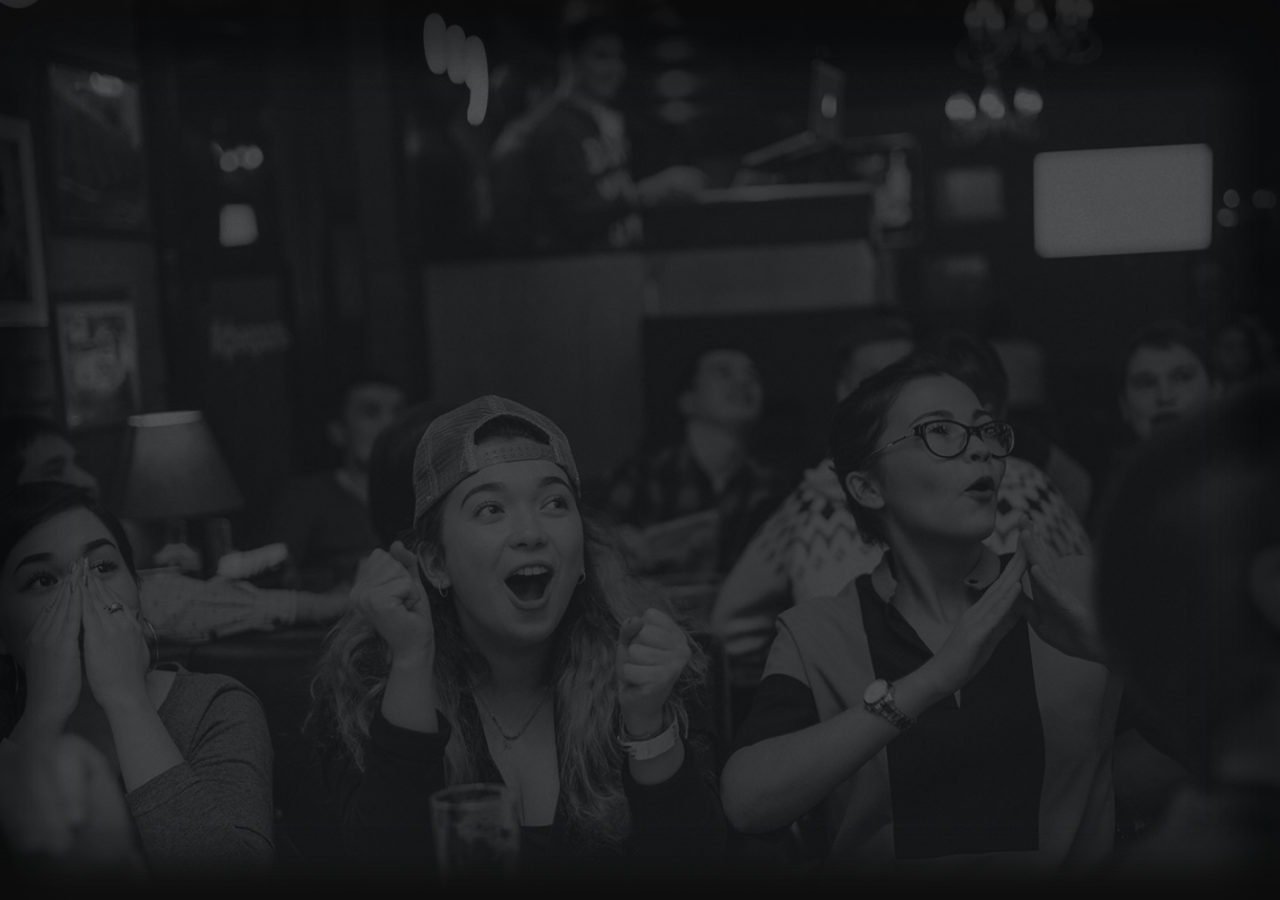
<file: index.html>
<!DOCTYPE html>
<html lang="ru">
<head>
  <meta charset="UTF-8">
  <meta http-equiv="X-UA-Compatible" content="IE=edge">
  <meta name="viewport" content="width=device-width, initial-scale=1.0">
  <link href="https://fonts.googleapis.com/css2?family=Open+Sans:ital,wght@0,400;0,600;0,700;1,400&display=swap" rel="stylesheet">
  <link rel="stylesheet" href="./css/layout/normalize.css">
  <link rel="stylesheet" href="./css/main.css">
  <title>Quiz-box | Welcome</title>
</head>
<body>
  <div class="welcome">
    <div class="welcome__container">
      <div class="central">
        <img src="./img/Quiz-box1.png" alt="Quiz-box logo" class="central__logo">
        <a href="./main.html" class="btn btn__login btn--color--active">Войти</a>
      </div>
    </div>
  </div>
</body>
</html>
</file>
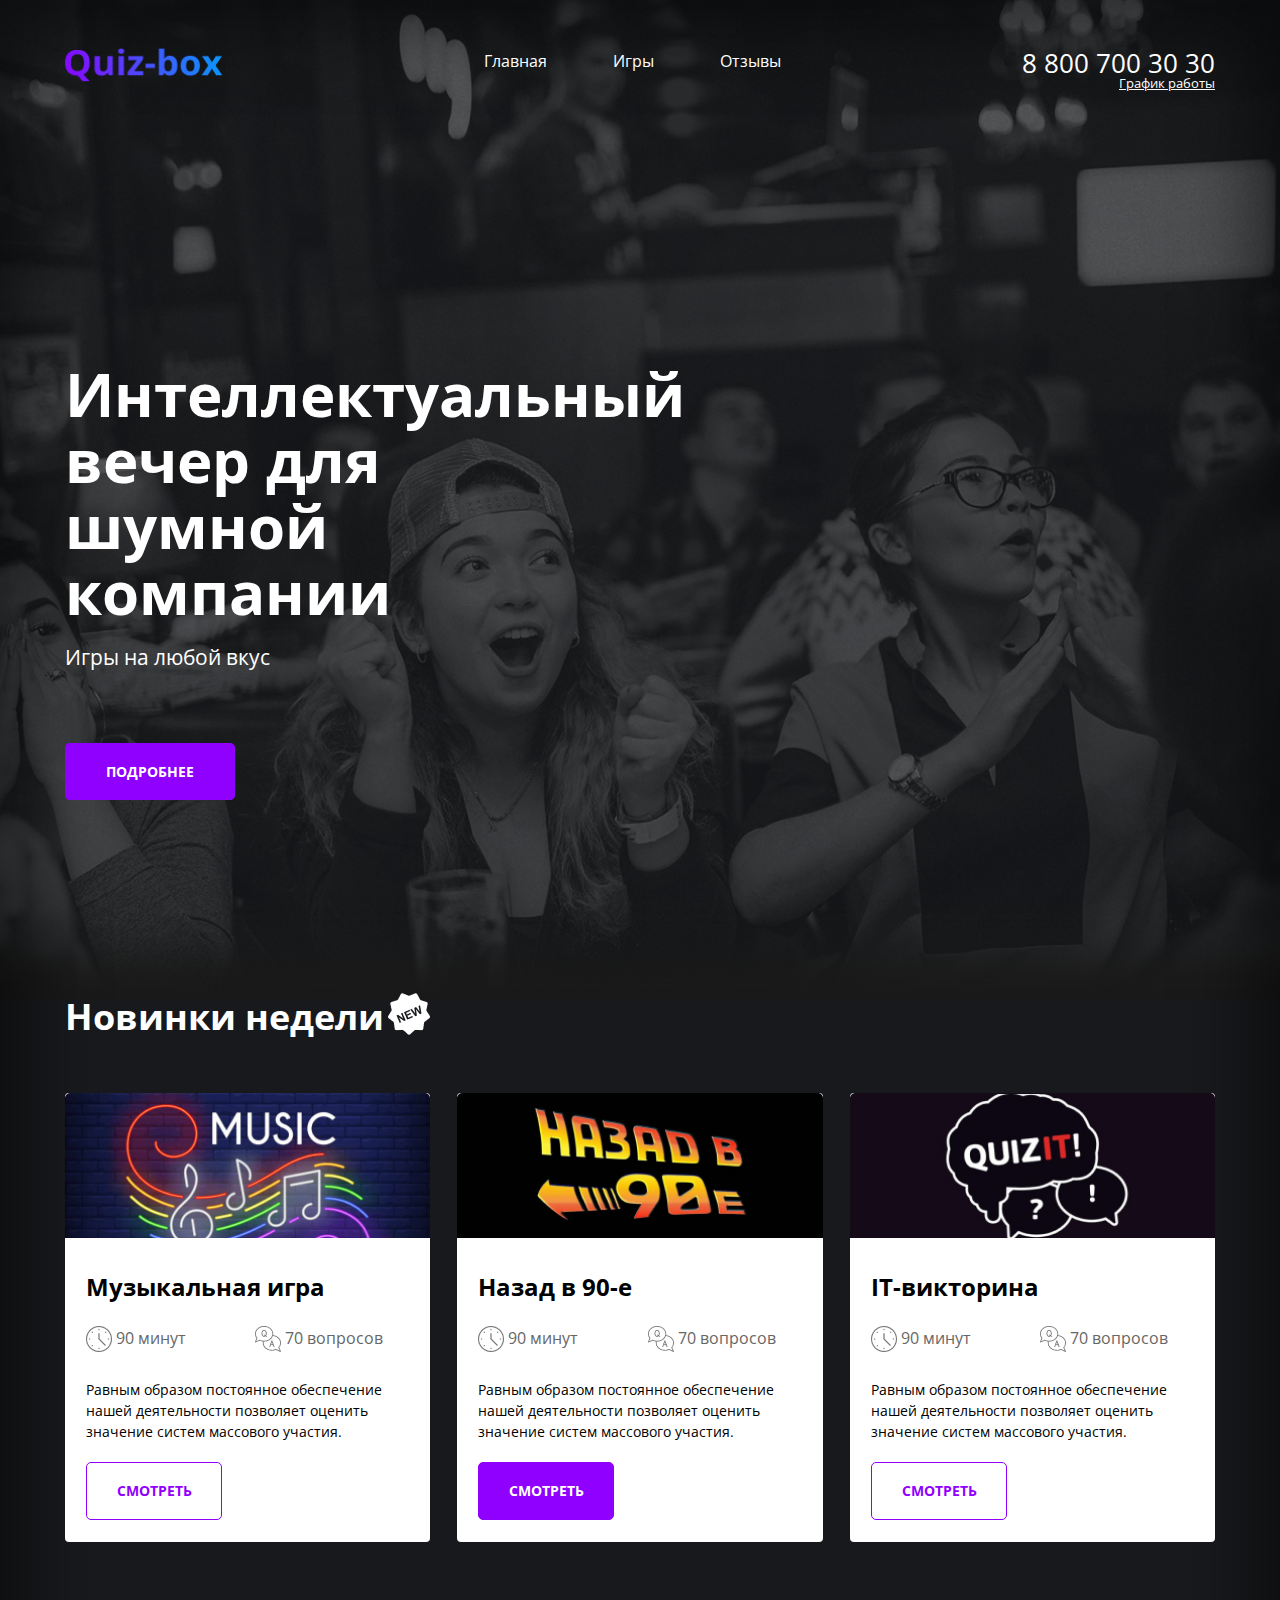
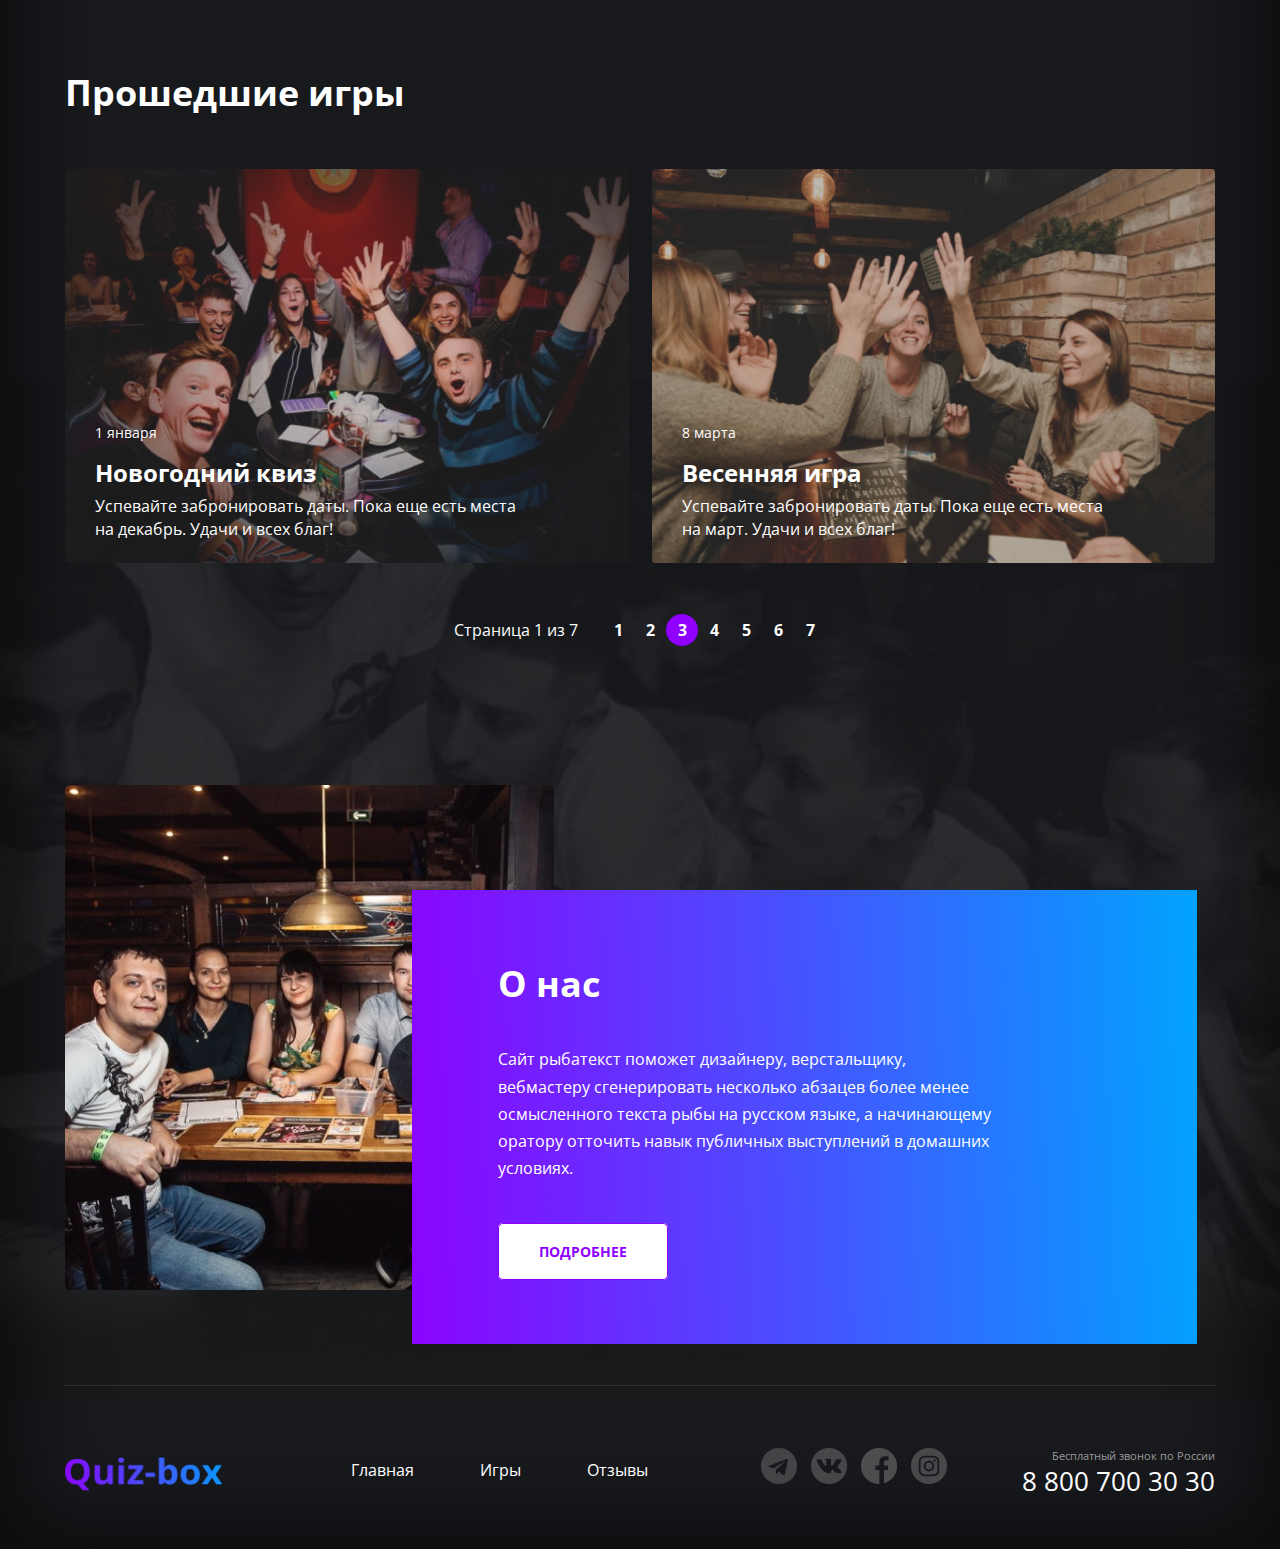
<file: main.html>
<!DOCTYPE html>
<html lang="ru">
<head>
  <meta charset="UTF-8">
  <meta http-equiv="X-UA-Compatible" content="IE=edge">
  <meta name="viewport" content="width=1200, initial-scale=1.0">
  <link href="https://fonts.googleapis.com/css2?family=Open+Sans:ital,wght@0,400;0,600;0,700;1,400&display=swap" rel="stylesheet">
  <link rel="stylesheet" href="./css/layout/normalize.css">
  <link rel="stylesheet" href="./css/main.css">
  <title>Quiz-box | Main pages</title>
</head>
<body>
  <div class="wrapper main-page-wrapper">
   <div class="wrapper__content">
      <!------------- Приветственная секция ---------------------------------------->
      <section class="hero">
        <div class="container hero__container">
          <header class="header">
            <div class="header__col">
              <a href="./index.html" class="logo">
                <img src="./img/logo.png" alt="logo" class="logo__img">
              </a>
              <nav class="menu">
                <ul class="menu__list">
                  <li class="menu__item">
                    <a href="./main.html" class="menu__link">Главная</a>
                  </li>
                  <li class="menu__item">
                    <a href="./services.html" class="menu__link">Игры</a>
                  </li>
                  <li class="menu__item">
                    <a href="./reviews.html" class="menu__link">Отзывы</a>
                  </li>
                </ul>
              </nav>
            </div>
            <div class="header__col header__col--align--right">
              <address class="contacts">
                <a href="tel:+78007003030" class="contacts__phone">8 800 700 30 30</a>
                <div class="dropdown">
                  <div class="contacts__dropdown-title">График работы</div>
                  <ul class="dropdown__list">
                    <li class="dropdown__item dropdown__item--700">пн-вс: 09:00 - 20:00</li>
                    <li class="dropdown__item dropdown__item--600">Обед: 14:00-14:30</li>
                  </ul>
                </div>
              </address>
            </div>
          </header>
          <!-- __________________Блок с контентом_________________________ -->
          <div class="hero__content">
            <div class="hero__text-section">
              <h1 class="hero__title">Интеллектуальный вечер для шумной компании</h1>
              <h4 class="hero__subtitle">Игры на любой вкус</h4>
              <a href="#" class="btn btn--color--active">Подробнее</a>
            </div>
          </div>
        </div>
      </section>
      <!-- --------------Секция предложений------------------------------------- -->
      <section class="section">
        <div class="container">
          <div class="section__title-wrap">
            <h2 class="section__title">Новинки недели</h2>
            <img src="./img/new.png" alt="new" class="section__title-img">
          </div>
          <ul class="offers">
            <!--  -->
            <li class="offers__item offer">
              <div class="offers__header">
                <img src="./img/music.png" alt="music" class="offers__header-img">
              </div>
              <div class="offers__content">
                <h3 class="offers__title">Музыкальная игра</h3>
                <div class="offers__questions">
                  <div class="offers__questions-cell">
                    <img src="./img/time.png" alt="time" class="offers__questions-img">
                    <div class="offers__question">90 минут</div>
                  </div>
                  <div class="offers__questions-cell">
                    <img src="./img/quiz.png" alt="quiz" class="offers__questions-iimg">
                    <div class="offers__question">70 вопросов</div>
                  </div>
                </div>
                <div class="offers__questions-desc">Равным образом постоянное обеспечение нашей деятельности позволяет оценить значение систем массового участия.
                </div>
               <div class="offers__btn-wrapper">
                <a href="#" class="btn__one">Смотреть</a>
               </div>
              </div>
            </li>
            <!--  -->
            <li class="offers__item offer">
              <div class="offers__header">
                <img src="./img/90e.png" alt="90e" class="offers__header-img">
              </div>
              <div class="offers__content">
                <h3 class="offers__title">Назад в 90-е</h3>
                <div class="offers__questions">
                  <div class="offers__questions-cell">
                    <img src="./img/time.png" alt="time" class="offers__questions-img">
                    <div class="offers__question">90 минут</div>
                  </div>
                  <div class="offers__questions-cell">
                    <img src="./img/quiz.png" alt="quiz" class="offers__questions-iimg">
                    <div class="offers__question">70 вопросов</div>
                  </div>
                </div>
                <div class="offers__questions-desc">Равным образом постоянное обеспечение нашей деятельности позволяет оценить значение систем массового участия.
                </div>
                <div class="offers__btn-wrapper">
                  <a href="#" class="btn__one btn__one--color--active">Смотреть</a>
                </div>
                </div>
            </li>
            <!--  -->
            <li class="offers__item offer">
              <div class="offers__header">
                <img src="./img/it.png" alt="it" class="offers__header-img">
              </div>
              <div class="offers__content">
                <h3 class="offers__title">IT-викторина</h3>
                <div class="offers__questions">
                  <div class="offers__questions-cell">
                    <img src="./img/time.png" alt="time" class="offers__questions-img">
                    <div class="offers__question">90 минут</div>
                  </div>
                  <div class="offers__questions-cell">
                    <img src="./img/quiz.png" alt="quiz" class="offers__questions-iimg">
                    <div class="offers__question">70 вопросов</div>
                  </div>
                </div>
                <div class="offers__questions-desc">Равным образом постоянное обеспечение нашей деятельности позволяет оценить значение систем массового участия.
                </div>
                <div class="offers__btn-wrapper">
                  <a href="#" class="btn__one">Смотреть</a>
                </div>
              </div>
            </li>
            <!--  -->
          </ul>
  
        </div>
      </section>
      <!-- --------------Секция новостей------------------------------ -->
      <div class="section section__news">
        <div class="container">
          <h2 class="section__title">Прошедшие игры</h2>
          <ul class="news">
            <li class="news__item single-news">
              <img src="./img/Новогодний квиз.png" alt="Новогодний квиз" class="single-news__cover">
                <div class="single-news__text-content">
                  <time class="single-news__date">1 января</time>
                  <div class="single-news__title">Новогодний квиз</div>
                  <div class="single-news__desc">
                    Успевайте забронировать даты. Пока еще есть места на декабрь. Удачи и всех благ!
                  </div>
              </div>
            </li>
            <li class="news__item single-news">
              <img src="./img/Весенняя игра.png" alt="Весенняя игра" class="single-news__cover">
              <div class="single-news__text-content">
                <time class="single-news__date">8 марта</time>
                <div class="single-news__title">Весенняя игра</div>
                <div class="single-news__desc">
                  Успевайте забронировать даты. Пока еще есть места на март. Удачи и всех благ!
                </div>
              </div>
            </li>
          </ul>
        </div>
        <!-- ____________--Переключатель страниц____________________ -->
        <div class="pager">
          <div class="pager__display">Страница 1 из 7</div>
          <ul class="pager__list">
            <li class="pager__item"><a href="#" class="pager__link">1</a></li>
            <li class="pager__item"><a href="#" class="pager__link">2</a></li>
            <li class="pager__item pager__item--active"><a href="#" class="pager__link">3</a></li>
            <li class="pager__item"><a href="#" class="pager__link">4</a></li>
            <li class="pager__item"><a href="#" class="pager__link">5</a></li>
            <li class="pager__item"><a href="#" class="pager__link">6</a></li>
            <li class="pager__item"><a href="#" class="pager__link">7</a></li>
          </ul>
        </div>
      </div>
      <!-- --------О нас----------------------------------- -->
      <section class="section section__about">
        <div class="container">
          <div class="about">
            <div class="about__desc">
              <h2 class="about__title">О нас</h2>
              <div class="about__desc-text">
                <p>
                  Сайт рыбатекст поможет дизайнеру, верстальщику, вебмастеру сгенерировать несколько абзацев более менее осмысленного текста рыбы на русском языке, а начинающему оратору отточить навык публичных выступлений в домашних условиях. 
                </p>
              </div>
              <a href="#" class="btn btn__about">Подробнее</a>
            </div>
          </div>
        </div>
      </section>
   </div>
    <!-- -----Футер------------------- -->
    <footer class="footer-container">
      <div class="container footer-container__content">
        <div class="footer footer-container__section">
          <div class="footer__col">
            <a href="./index.html" class="logo logo--footer">
              <img src="./img/logo.png" alt="logo" class="logo__img">
            </a>
            <nav class="menu menu__footer">
              <ul class="menu__list">
                <li class="menu__item">
                  <a href="./main.html" class="menu__link">Главная</a>
                </li>
                <li class="menu__item">
                  <a href="./services.html" class="menu__link">Игры</a>
                </li>
                <li class="menu__item">
                  <a href="./reviews.html" class="menu__link">Отзывы</a>
                </li>
              </ul>
            </nav>
          </div>
          <div class="footer__col footer__col--align--rite">
            <ul class="socials">
              <li class="socials__item social__item--icon--telegram">
                <a href="#" class="social__link"></a>
              </li>
              <li class="socials__item social__item--icon--vk">
                <a href="#" class="social__link"></a>
              </li>
              <li class="socials__item social__item--icon--fb">
                <a href="#" class="social__link"></a>
              </li>
              <li class="socials__item social__item--icon--insta">
                <a href="#" class="social__link"></a>
              </li>
            </ul>
            <address class="contacts contacts--footer">
              <div class="contacts__desc">Бесплатный звонок по России</div>
              <a href="tel:+78007003030" class="contacts__phone">8 800 700 30 30</a>
            </address>
          </div>
         </div>
      </div>
    </footer>

  </div>
</body>
</html>
</file>
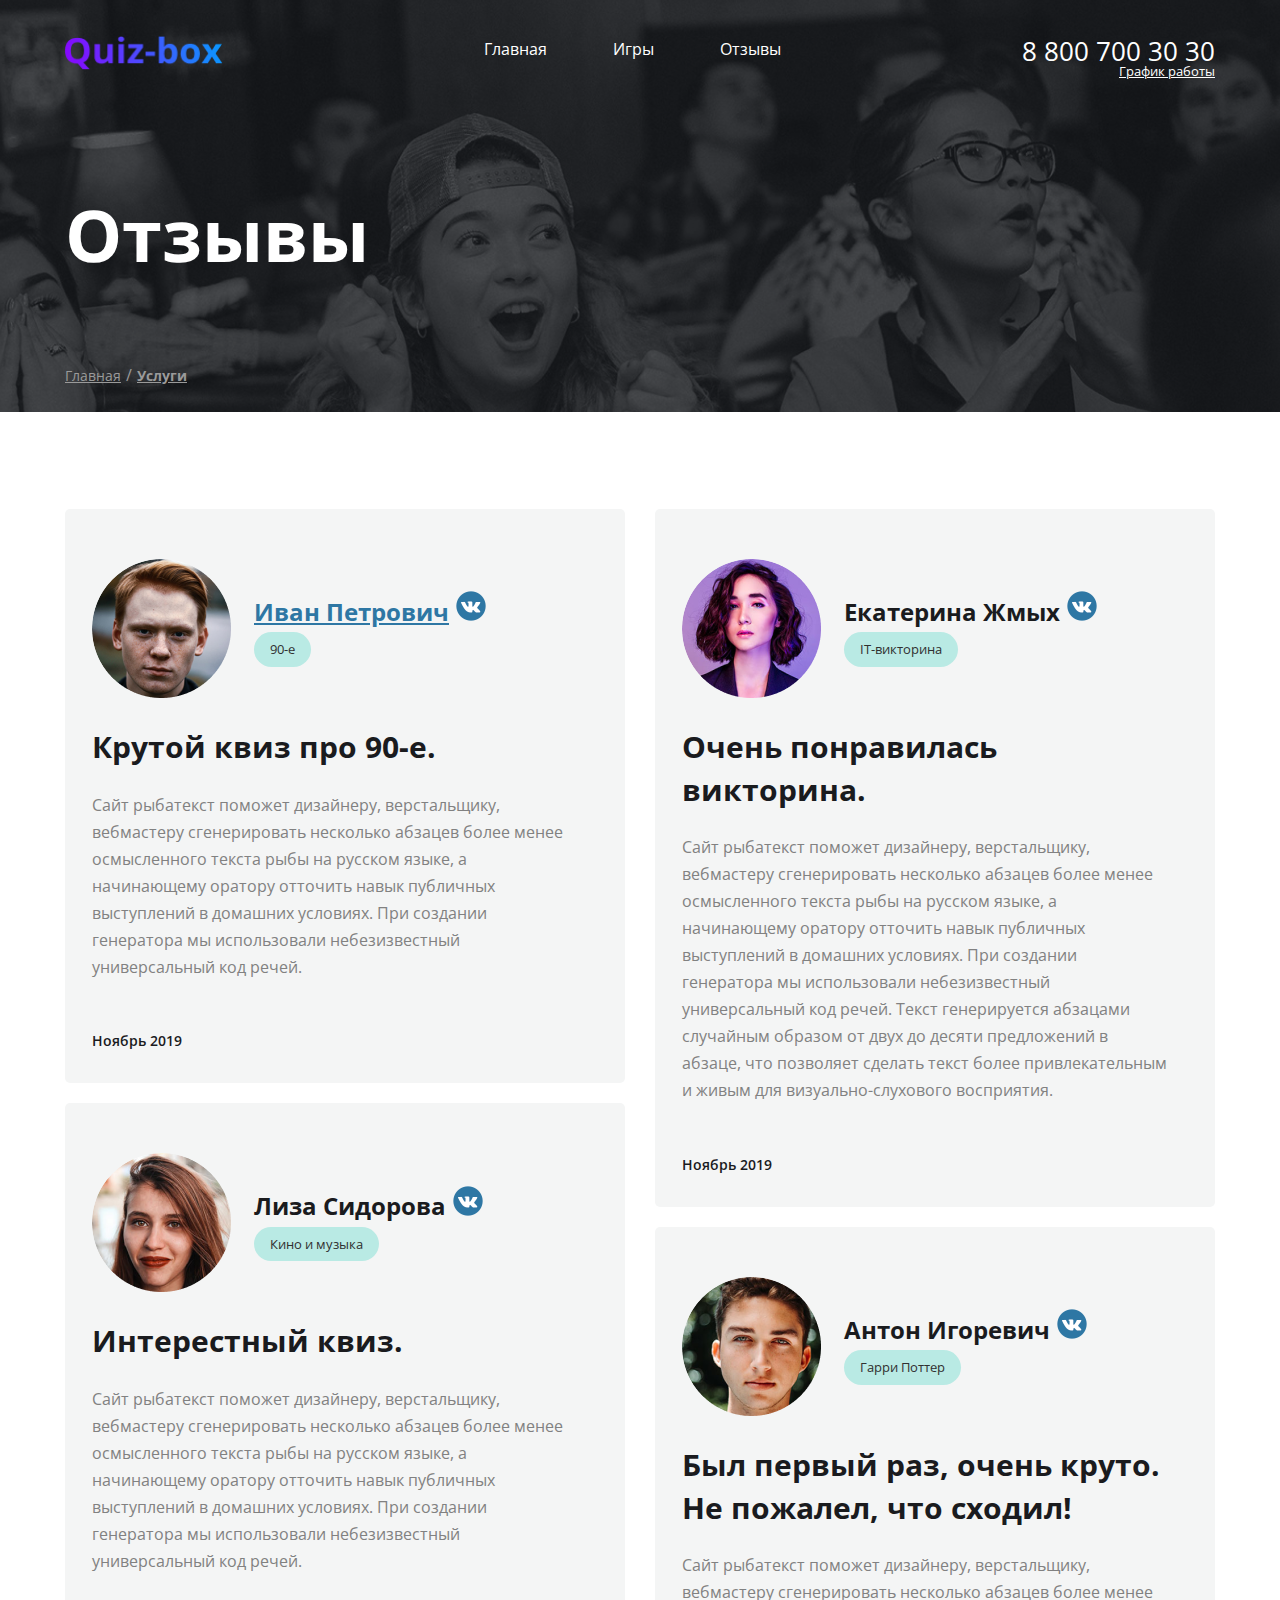
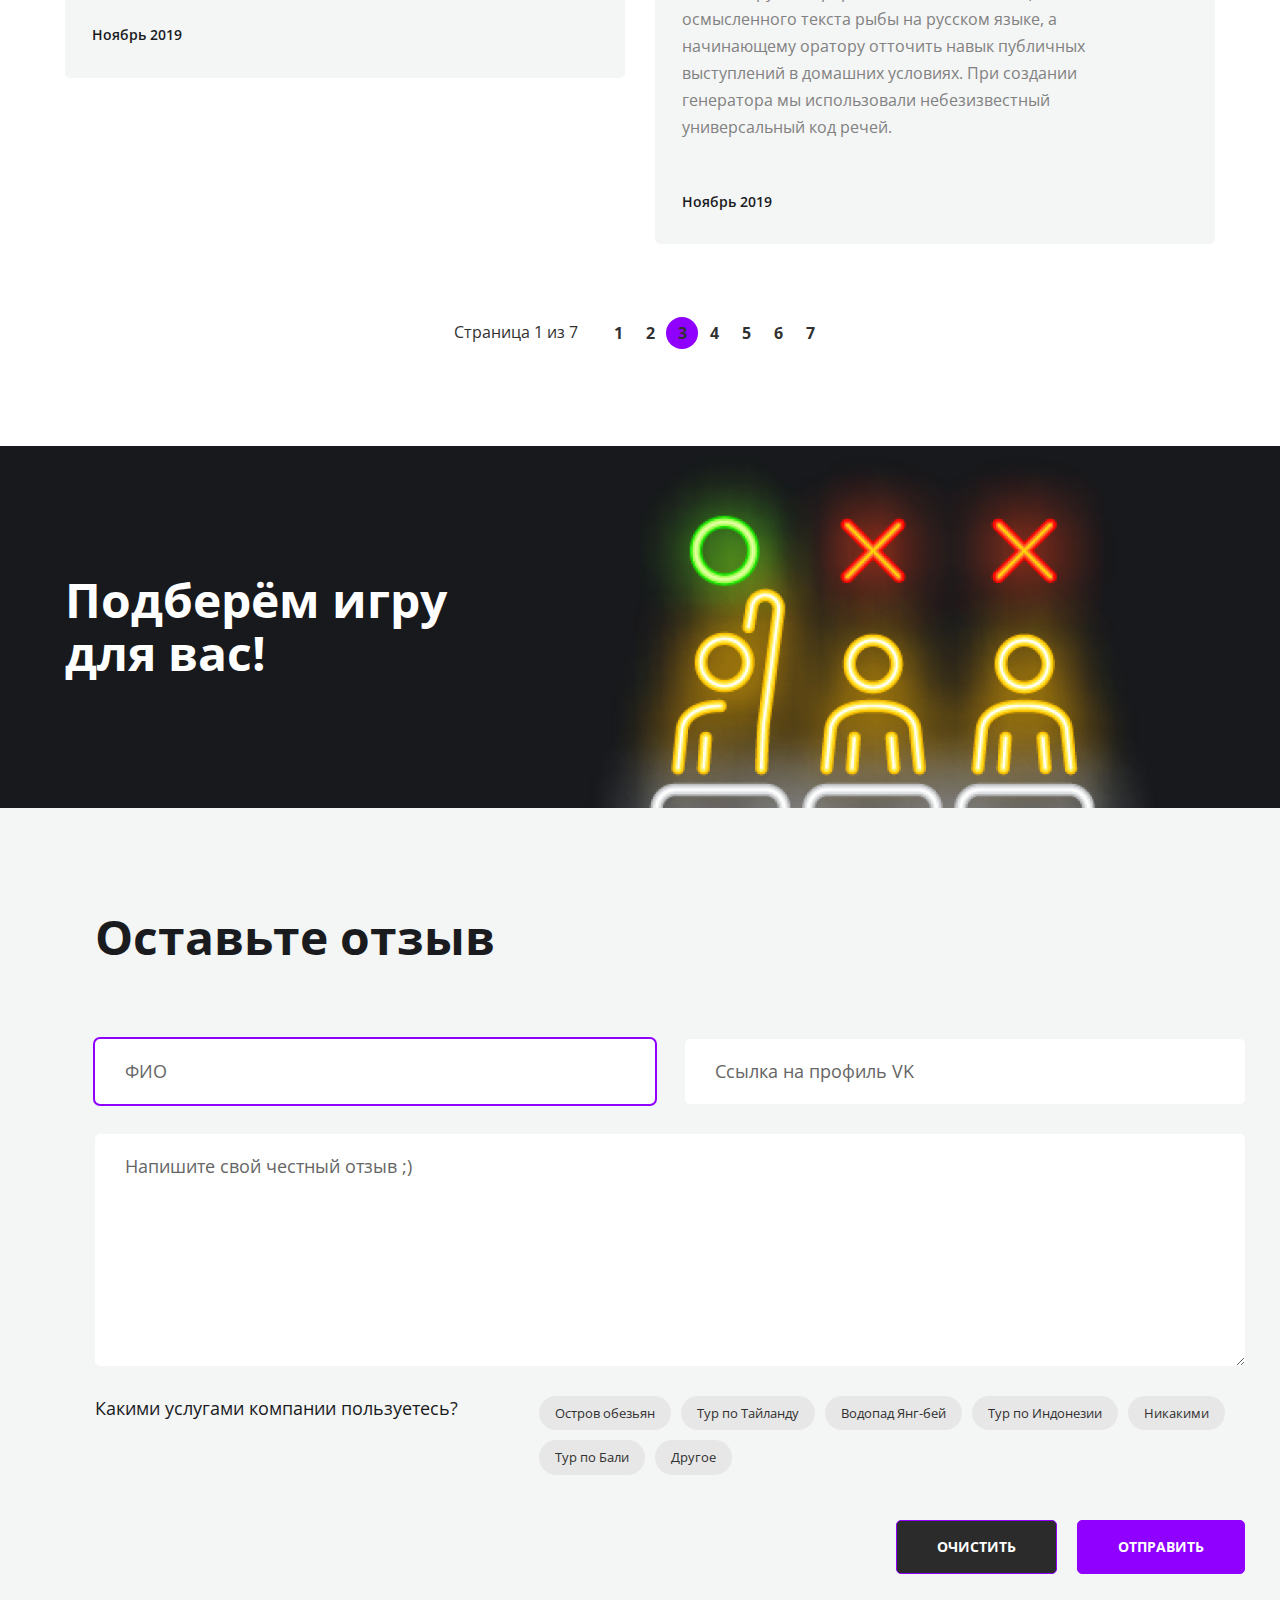
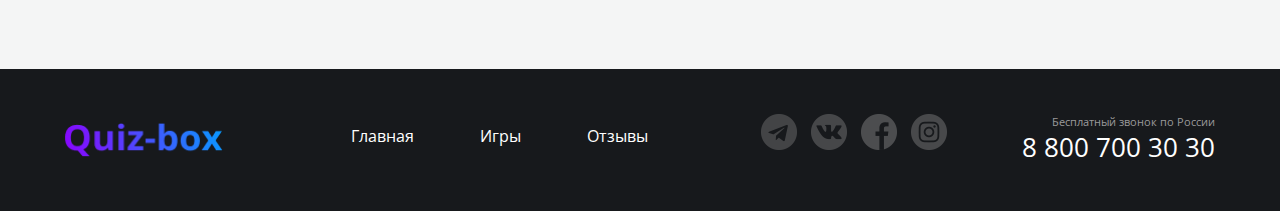
<file: reviews.html>
<!DOCTYPE html>
<html lang="ru">
<head>
  <meta charset="UTF-8">
  <meta http-equiv="X-UA-Compatible" content="IE=edge">
  <meta name="viewport" content="width=1200, initial-scale=1.0">
  <link href="https://fonts.googleapis.com/css2?family=Open+Sans:ital,wght@0,400;0,600;0,700;1,400&display=swap" rel="stylesheet">
  <link rel="stylesheet" href="./css/layout/normalize.css">
  <link rel="stylesheet" href="./css/main.css">
  <title>Quiz-box | Reviews page</title>
</head>
<body>
  <div class="wrapper">

    <section class="top__line">
      <div class="container top-line__container">
        <header class="header top-line__header">
          <div class="header__col">
            <a href="./index.html" class="logo">
              <img src="./img/logo.png" alt="logo" class="logo__img">
            </a>
            <nav class="menu">
              <ul class="menu__list">
                <li class="menu__item">
                  <a href="./main.html" class="menu__link">Главная</a>
                </li>
                <li class="menu__item">
                  <a href="./services.html" class="menu__link">Игры</a>
                </li>
                <li class="menu__item">
                  <a href="./reviews.html" class="menu__link">Отзывы</a>
                </li>
              </ul>
            </nav>
          </div>
          <div class="header__col header__col--align--right">
            <address class="contacts">
              <a href="tel:+78007003030" class="contacts__phone">8 800 700 30 30</a>
              <div class="dropdown">
                <div class="contacts__dropdown-title">График работы</div>
                <ul class="dropdown__list">
                  <li class="dropdown__item dropdown__item--700">пн-вс: 09:00 - 20:00</li>
                  <li class="dropdown__item dropdown__item--600">Обед: 14:00-14:30</li>
                </ul>
              </div>
            </address>
          </div>
        </header>
        <h1 class="page__title">Отзывы</h1>
        <naw class="breadcrums">
          <ul class="breadcrums__list">
            <li class="breadcrums__item">
              <a href="./index.html" class="breadcrums__link">Главная</a>
            </li>
            <li class="breadcrums__item breadcrums__item--active">
              <a href="#" class="breadcrums__link">Услуги</a>
            </li>
          </ul>
        </naw>
    </section>

    <main class="page-content">
      <div class="container">
       <ul class="reviews">
          <li class="reviews__item review">
            <div class="review__header">
              <div class="review__photo">
                <div class="review__avatar">
                  <img src="./img/avatar/photo (1).png" alt="user" class="avatar__img">
                </div>
                <div class="review__userdata">
                  <a href="#" class="review__user reviev__user--color--blue">Иван Петрович</a>
                  <ul class="review__tags">
                    <li class="review__tag-item tag tag--bg--green">
                      90-е
                    </li>
                  </ul>
                </div>
              </div>
            </div>
            <div class="review__content">
              <h3 class="review__title">Крутой квиз про 90-е.</h3>
              <div class="review__content-text">
                Сайт рыбатекст поможет дизайнеру, верстальщику, вебмастеру сгенерировать несколько абзацев более менее осмысленного текста рыбы на русском языке, а начинающему оратору отточить навык публичных выступлений в домашних условиях. При создании генератора мы использовали небезизвестный универсальный код речей. 
              </div>
              <time class="review__date">Ноябрь 2019</time>
            </div>
          </li>
            <li class="reviews__item review">
            <div class="review__header">
              <div class="review__photo">
                <div class="review__avatar">
                  <img src="./img/avatar/photo (3).png" alt="user" class="avatar__img">
                </div>
                <div class="review__userdata">
                  <a href="#" class="review__user">Лиза Сидорова</a>
                  <ul class="review__tags">
                    <li class="review__tag-item tag tag--bg--green">
                      Кино и музыка
                    </li>
                  </ul>
                </div>
              </div>
            </div>
            <div class="review__content">
              <h3 class="review__title">Интерестный квиз.</h3>
              <div class="review__content-text">
                Сайт рыбатекст поможет дизайнеру, верстальщику, вебмастеру сгенерировать несколько абзацев более менее осмысленного текста рыбы на русском языке, а начинающему оратору отточить навык публичных выступлений в домашних условиях. При создании генератора мы использовали небезизвестный универсальный код речей. 
              </div>
              <time class="review__date">Ноябрь 2019</time>
            </div>
          </li>
          <li class="reviews__item review">
            <div class="review__header">
              <div class="review__photo">
                <div class="review__avatar">
                  <img src="./img/avatar/photo (2).png" alt="user" class="avatar__img">
                </div>
                <div class="review__userdata">
                  <a href="#" class="review__user">Екатерина Жмых</a>
                  <ul class="review__tags">
                    <li class="review__tag-item tag tag--bg--green">
                      IT-викторина
                    </li>
                  </ul>
                </div>
              </div>
            </div>
            <div class="review__content">
              <h3 class="review__title">Очень понравилась 
                викторина.</h3>
              <div class="review__content-text">
                Сайт рыбатекст поможет дизайнеру, верстальщику, вебмастеру сгенерировать несколько абзацев более менее осмысленного текста рыбы на русском языке, а начинающему оратору отточить навык публичных выступлений в домашних условиях. При создании генератора мы использовали небезизвестный универсальный код речей. Текст генерируется абзацами случайным образом от двух до десяти предложений в абзаце, что позволяет сделать текст более привлекательным и живым для визуально-слухового восприятия. 
              </div>
              <time class="review__date">Ноябрь 2019</time>
            </div>
          </li>
          <li class="reviews__item review">
            <div class="review__header">
              <div class="review__photo">
                <div class="review__avatar">
                  <img src="./img/avatar/photo (4).png" alt="user" class="avatar__img">
                </div>
                <div class="review__userdata">
                  <a href="#" class="review__user">Антон Игоревич</a>
                  <ul class="review__tags">
                    <li class="review__tag-item tag tag--bg--green">
                      Гарри Поттер
                    </li>
                  </ul>
                </div>
              </div>
            </div>
            <div class="review__content">
              <h3 class="review__title">Был первый раз, очень круто.
                Не пожалел, что сходил!</h3>
              <div class="review__content-text">
                Сайт рыбатекст поможет дизайнеру, верстальщику, вебмастеру сгенерировать несколько абзацев более менее осмысленного текста рыбы на русском языке, а начинающему оратору отточить навык публичных выступлений в домашних условиях. При создании генератора мы использовали небезизвестный универсальный код речей. 
              </div>
              <time class="review__date">Ноябрь 2019</time>
            </div>
          </li>
       </ul>

        <div class="pager">
          <div class="pager__display">Страница 1 из 7</div>
          <ul class="pager__list">
            <li class="pager__item"><a href="#" class="pager__link">1</a></li>
            <li class="pager__item"><a href="#" class="pager__link">2</a></li>
            <li class="pager__item pager__item--active"><a href="#" class="pager__link">3</a></li>
            <li class="pager__item"><a href="#" class="pager__link">4</a></li>
            <li class="pager__item"><a href="#" class="pager__link">5</a></li>
            <li class="pager__item"><a href="#" class="pager__link">6</a></li>
            <li class="pager__item"><a href="#" class="pager__link">7</a></li>
          </ul>
        </div>
      </div>
    </main>

    <section class="separator">
      <div class="container">
        <div class="separator__content">
          <h2 class="separator__title">
            Подберём игру для вас!
          </h2>          
        </div>
      </div>
    </section>

    <section class="inner-section inner-section--bg--show-white">
      <div class="container inner-section__container">
        <h2 class="inner-section__title">Оставьте отзыв</h2>
        <form class="form">
          <div class="form__row">
            <input type="text" placeholder="ФИО" class="form__input form--focus--violet">
            <input type="text" placeholder="Ссылка на профиль VK" class="form__input">
          </div>
          <div class="form__row">
            <textarea placeholder="Напишите свой честный отзыв ;)" class="form__input form__input--textarea"></textarea>
          </div>
          <div class="form__controls">
            <div class="form__controls__title">Какими услугами компании пользуетесь?</div>
            <ul class="controls">
              <li class="controls__item">
                <label class="controls__elem">
                  <input type="checkbox" class="controls__checkbox">
                  <div class="tag controls__tag">Остров обезьян</div>
                </label>
              </li>
              <li class="controls__item">
                <label class="controls__elem">
                  <input type="checkbox" class="controls__checkbox">
                  <div class="tag controls__tag">Тур по Тайланду</div>
                </label>
              </li>
              <li class="controls__item">
                <label class="controls__elem">
                  <input type="checkbox" class="controls__checkbox">
                  <div class="tag controls__tag">Водопад Янг-бей</div>
                </label>
              </li>
              <li class="controls__item">
                <label class="controls__elem">
                  <input type="checkbox" class="controls__checkbox">
                  <div class="tag controls__tag">Тур по Индонезии</div>
                </label>
              </li>
              <li class="controls__item">
                <label class="controls__elem">
                  <input type="checkbox" class="controls__checkbox">
                  <div class="tag controls__tag">Никакими</div>
                </label>
              </li>
              <li class="controls__item">
                <label class="controls__elem">
                  <input type="checkbox" class="controls__checkbox">
                  <div class="tag controls__tag">Тур по Бали</div>
                </label>
              </li>
              <li class="controls__item">
                <label class="controls__elem">
                  <input type="checkbox" class="controls__checkbox">
                  <div class="tag controls__tag">Другое</div>
                </label>
              </li>
            </ul>
          </div>
          <div class="form__btns">
            <button type="reset" class="btn form__btn btn--color--black">Очистить</button>
            <button type="submit" class="btn form__btn btn--color--violet">Отправить</button>
          </div>
        </form>
      </div>
    </section>

    <footer class="inner-footer">
      <div class="container inner-footer__container">
        <div class="footer">
          <div class="footer__col">
            <a href="./index.html" class="logo logo--footer">
              <img src="./img/logo.png" alt="logo" class="logo__img">
            </a>
            <nav class="menu menu__footer">
              <ul class="menu__list">
                <li class="menu__item">
                  <a href="./main.html" class="menu__link">Главная</a>
                </li>
                <li class="menu__item">
                  <a href="./services.html" class="menu__link">Игры</a>
                </li>
                <li class="menu__item">
                  <a href="./reviews.html" class="menu__link">Отзывы</a>
                </li>
              </ul>
            </nav>
          </div>
          <div class="footer__col footer__col--align--rite">
            <ul class="socials">
              <li class="socials__item social__item--icon--telegram">
                <a href="#" class="social__link"></a>
              </li>
              <li class="socials__item social__item--icon--vk">
                <a href="#" class="social__link"></a>
              </li>
              <li class="socials__item social__item--icon--fb">
                <a href="#" class="social__link"></a>
              </li>
              <li class="socials__item social__item--icon--insta">
                <a href="#" class="social__link"></a>
              </li>
            </ul>
            <address class="contacts contacts--footer">
              <div class="contacts__desc">Бесплатный звонок по России</div>
              <a href="tel:+78007003030" class="contacts__phone">8 800 700 30 30</a>
            </address>
          </div>
         </div>
      </div>
    </footer>
  </div>
</body>
</html>
</file>
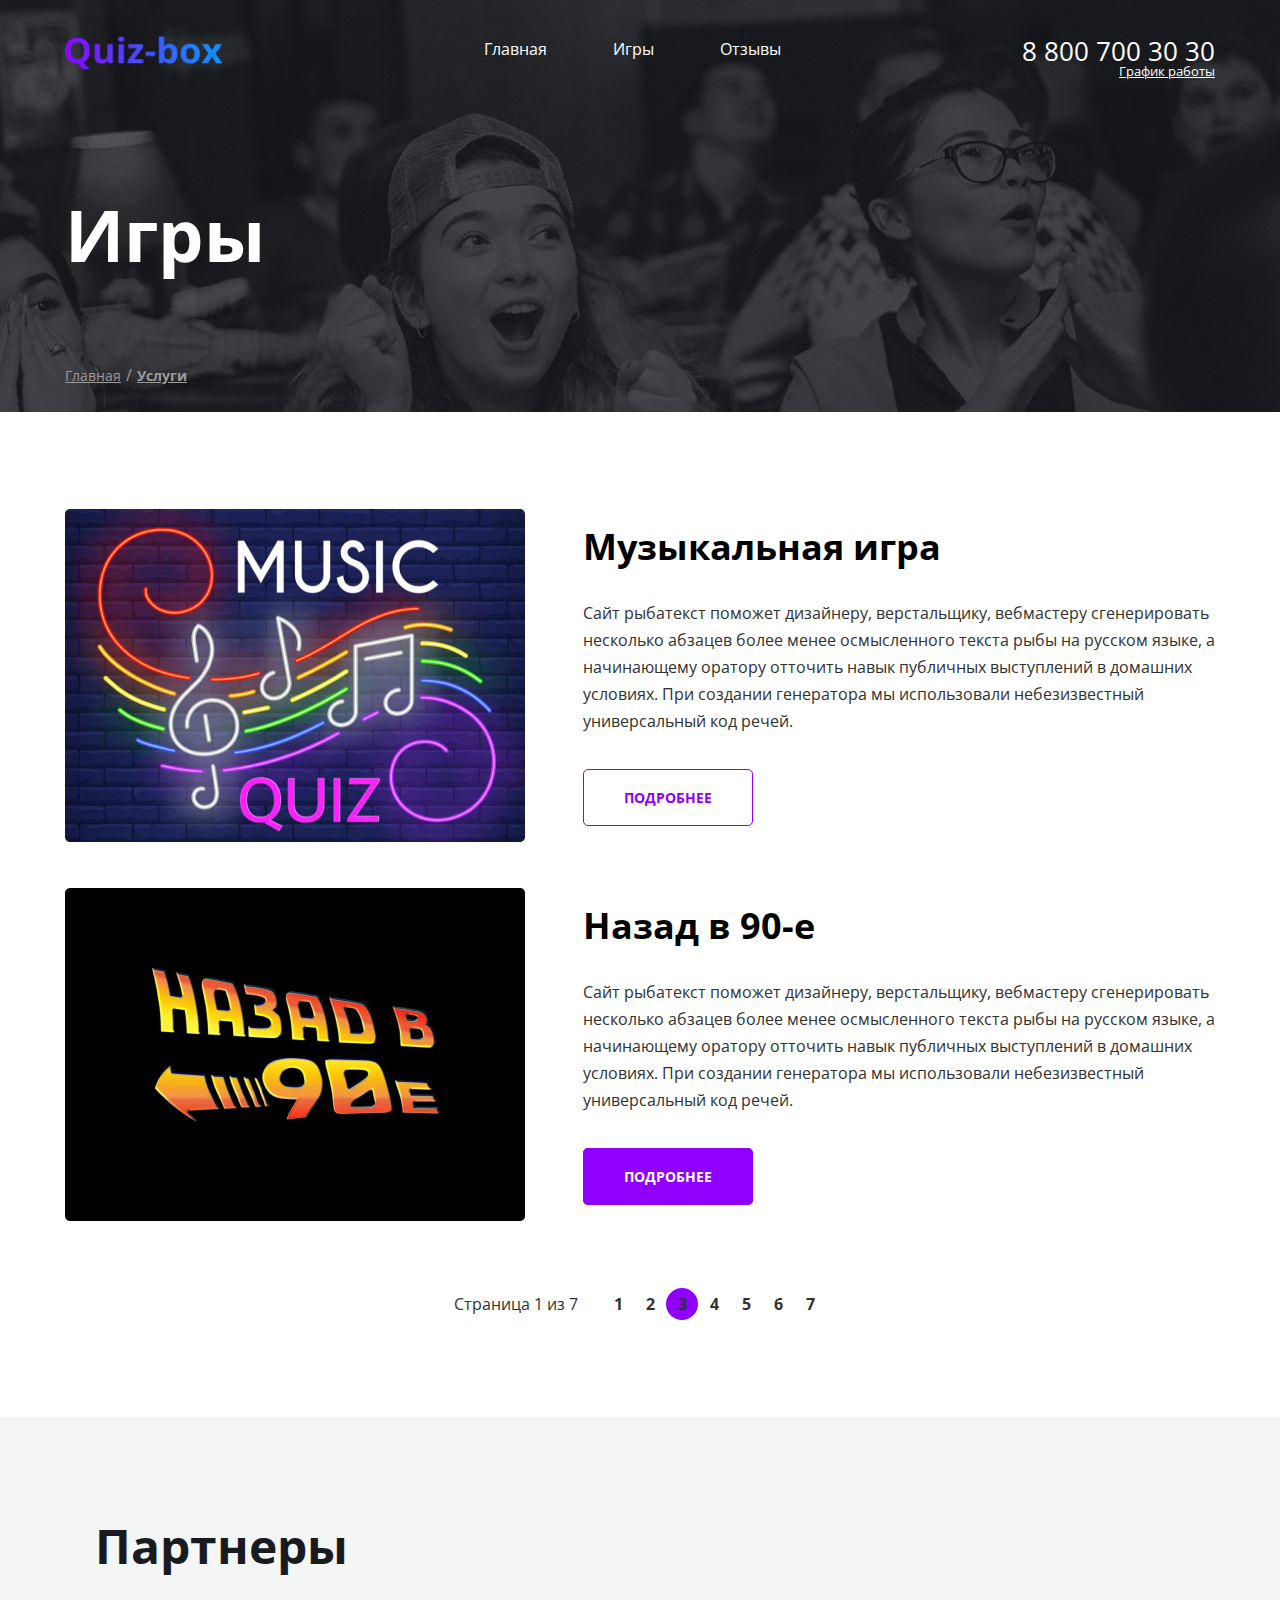
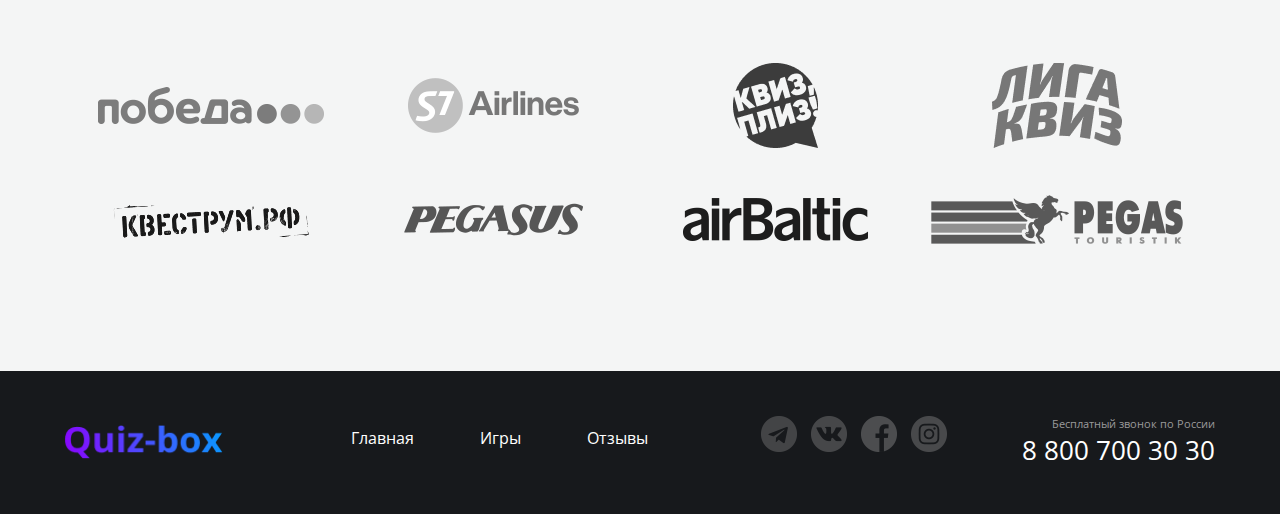
<file: services.html>
<!DOCTYPE html>
<html lang="ru">
<head>
  <meta charset="UTF-8">
  <meta http-equiv="X-UA-Compatible" content="IE=edge">
  <meta name="viewport" content="width=1200, initial-scale=1.0">
  <link href="https://fonts.googleapis.com/css2?family=Open+Sans:ital,wght@0,400;0,600;0,700;1,400&display=swap" rel="stylesheet">
  <link rel="stylesheet" href="./css/layout/normalize.css">
  <link rel="stylesheet" href="./css/main.css">
  <title>Quiz-box | Services pages</title>
</head>
<body>
  <div class="wrapper">

    <section class="top__line">
      <div class="container top-line__container">
        <header class="header top-line__header">
          <div class="header__col">
            <a href="./index.html" class="logo">
              <img src="./img/logo.png" alt="logo" class="logo__img">
            </a>
            <nav class="menu">
              <ul class="menu__list">
                <li class="menu__item">
                  <a href="./main.html" class="menu__link">Главная</a>
                </li>
                <li class="menu__item">
                  <a href="./services.html" class="menu__link">Игры</a>
                </li>
                <li class="menu__item">
                  <a href="./reviews.html" class="menu__link">Отзывы</a>
                </li>
              </ul>
            </nav>
          </div>
          <div class="header__col header__col--align--right">
            <address class="contacts">
              <a href="tel:+78007003030" class="contacts__phone">8 800 700 30 30</a>
              <div class="dropdown">
                <div class="contacts__dropdown-title">График работы</div>
                <ul class="dropdown__list">
                  <li class="dropdown__item dropdown__item--700">пн-вс: 09:00 - 20:00</li>
                  <li class="dropdown__item dropdown__item--600">Обед: 14:00-14:30</li>
                </ul>
              </div>
            </address>
          </div>
        </header>
        <h1 class="page__title">Игры</h1>
        <naw class="breadcrums">
          <ul class="breadcrums__list">
            <li class="breadcrums__item">
              <a href="./index.html" class="breadcrums__link">Главная</a>
            </li>
            <li class="breadcrums__item breadcrums__item--active">
              <a href="#" class="breadcrums__link">Услуги</a>
            </li>
          </ul>
        </naw>
    </section>

    <main class="page-content">
      <div class="container">
        <ul class="services">
          <li class="services__item service">
            <div class="service__img">
              <img src="./img/content 1.png" class="service__img-elem" alt="music quiz">
            </div>
            <div class="service__content">
              <h2 class="service__title">Музыкальная игра</h2>
              <p class="service__desc">
                Сайт рыбатекст поможет дизайнеру, верстальщику, вебмастеру сгенерировать несколько абзацев более менее осмысленного текста рыбы на русском языке, а начинающему оратору отточить навык публичных выступлений в домашних условиях. При создании генератора мы использовали небезизвестный универсальный код речей. 
              </p>
              <a href="№" class="btn">Подробнее</a>
            </div>
          </li>
          <li class="services__item service">
            <div class="service__img">
              <img src="./img/content 2.png" class="service__img-elem" alt="music quiz">
            </div>
            <div class="service__content">
              <h2 class="service__title">Назад в 90-е</h2>
              <p class="service__desc">
                Сайт рыбатекст поможет дизайнеру, верстальщику, вебмастеру сгенерировать несколько абзацев более менее осмысленного текста рыбы на русском языке, а начинающему оратору отточить навык публичных выступлений в домашних условиях. При создании генератора мы использовали небезизвестный универсальный код речей. 
              </p>
              <a href="№" class="btn btn--color--active">Подробнее</a>
            </div>
          </li>
        </ul>
        <div class="pager">
          <div class="pager__display">Страница 1 из 7</div>
          <ul class="pager__list">
            <li class="pager__item"><a href="#" class="pager__link">1</a></li>
            <li class="pager__item"><a href="#" class="pager__link">2</a></li>
            <li class="pager__item pager__item--active"><a href="#" class="pager__link">3</a></li>
            <li class="pager__item"><a href="#" class="pager__link">4</a></li>
            <li class="pager__item"><a href="#" class="pager__link">5</a></li>
            <li class="pager__item"><a href="#" class="pager__link">6</a></li>
            <li class="pager__item"><a href="#" class="pager__link">7</a></li>
          </ul>
        </div>
      </div>
    </main>

    <section class="inner-section inner-section--bg--show-white">
      <div class="container inner-section__container">
        <h2 class="inner-section__title">Партнеры</h2>
        <ul class="partners">
          <li class="partners__item">
            <a href="#" class="partners__link">
              <img src="./img/partners img/pobeda.png" alt="победа logo">
            </a>
          </li>
          <li class="partners__item">
            <a href="#" class="partners__link">
              <img src="./img/partners img/s7.png" alt="s7 logo">
            </a>
          </li>
          <li class="partners__item">
            <a href="#" class="partners__link">
              <img src="./img/partners img/Vector.png" alt="квиз logo">
            </a>
          </li>
          <li class="partners__item">
            <a href="#" class="partners__link">
              <img src="./img/partners img/liga quiz.png" alt="liga logo">
            </a>
          </li>
          <li class="partners__item">
            <a href="#" class="partners__link">
              <img src="./img/partners img/kvestium.png" alt="квестиум logo">
            </a>
          </li>
          <li class="partners__item">
            <a href="#" class="partners__link">
              <img src="./img/partners img/pegasus.png" alt="pegasus logo">
            </a>
          </li>
          <li class="partners__item">
            <a href="#" class="partners__link">
              <img src="./img/partners img/airbaltic.png" alt="airbaltic logo">
            </a>
          </li>
          <li class="partners__item">
            <a href="#" class="partners__link">
              <img src="./img/partners img/pegas.png" alt="pegas logo">
            </a>
          </li>
        </ul>
      </div>
    </section>

    <footer class="inner-footer">
      <div class="container inner-footer__container">
        <div class="footer">
          <div class="footer__col">
            <a href="./index.html" class="logo logo--footer">
              <img src="./img/logo.png" alt="logo" class="logo__img">
            </a>
            <nav class="menu menu__footer">
              <ul class="menu__list">
                <li class="menu__item">
                  <a href="./main.html" class="menu__link">Главная</a>
                </li>
                <li class="menu__item">
                  <a href="./services.html" class="menu__link">Игры</a>
                </li>
                <li class="menu__item">
                  <a href="./reviews.html" class="menu__link">Отзывы</a>
                </li>
              </ul>
            </nav>
          </div>
          <div class="footer__col footer__col--align--rite">
            <ul class="socials">
              <li class="socials__item social__item--icon--telegram">
                <a href="#" class="social__link"></a>
              </li>
              <li class="socials__item social__item--icon--vk">
                <a href="#" class="social__link"></a>
              </li>
              <li class="socials__item social__item--icon--fb">
                <a href="#" class="social__link"></a>
              </li>
              <li class="socials__item social__item--icon--insta">
                <a href="#" class="social__link"></a>
              </li>
            </ul>
            <address class="contacts contacts--footer">
              <div class="contacts__desc">Бесплатный звонок по России</div>
              <a href="tel:+78007003030" class="contacts__phone">8 800 700 30 30</a>
            </address>
          </div>
         </div>
      </div>
    </footer>
  </div>
</body>
</html>
</file>
<file: css/main.css>
@import url('./layout/normalize.css');
@import url('./layout/base.css');
@import url('./block/hero.css');
@import url('./block/logo.css');
@import url('./block/header.css');
@import url('./block/menu.css');
@import url('./block/contacts.css');
@import url('./block/btn.css');
@import url('./block/offers.css');
@import url('./block/news.css');
@import url('./block/pager.css');
@import url('./block/about.css');
@import url('./block/footer.css');
@import url('./block/socials.css');
@import url('./block/top-line.css');
@import url('./block/breadcrums.css');
@import url('./block/partners.css');
@import url('./block/welcome.css');
@import url('./block/review.css');
@import url('./block/inner.css');
@import url('./block/separator.css');
@import url('./block/services.css');
</file>
